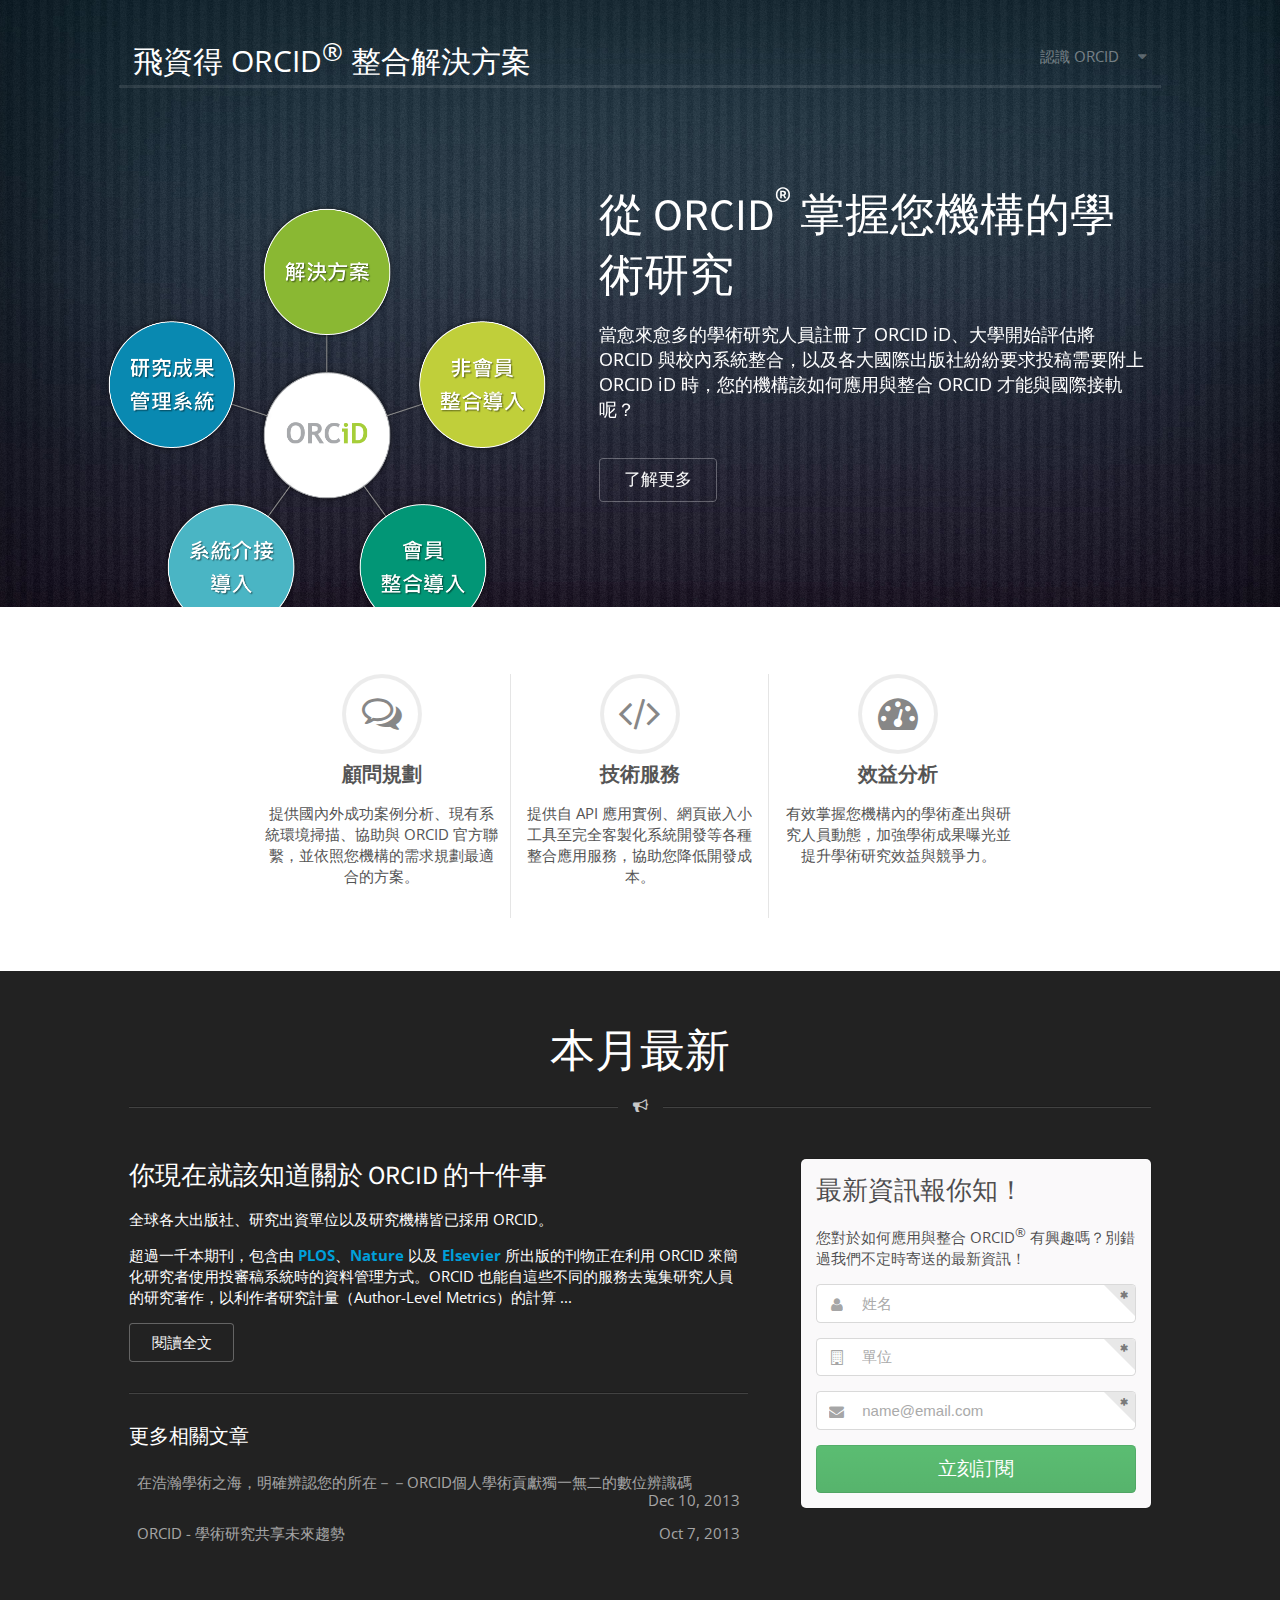
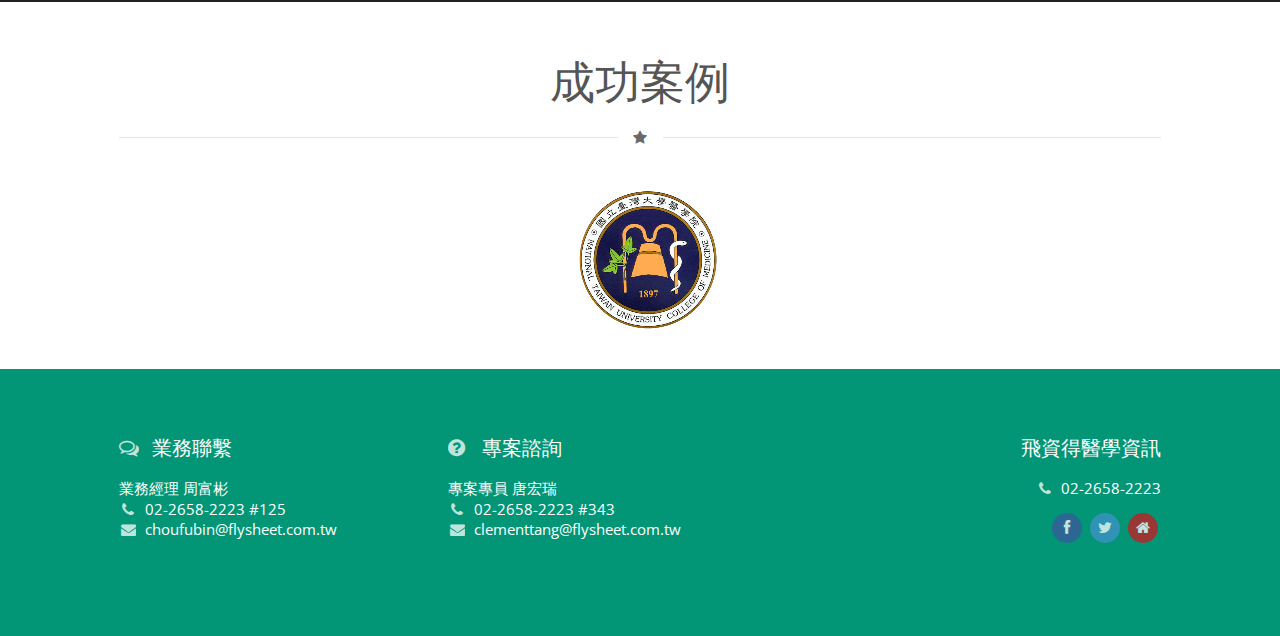
<file: index.html>
<!DOCTYPE html>
<html>

<head>
<!-- Standard Meta -->
<meta charset="utf-8" />
<meta http-equiv="X-UA-Compatible" content="IE=edge,chrome=1" />
<meta name="viewport" content="width=device-width, initial-scale=1.0, maximum-scale=1.0">

<!-- Site Properities -->
<title>飛資得 ORCID 整合解決方案 | 飛資得醫學資訊</title>
<meta name="description" content="飛資得醫學提供輔導顧問與解決方案協助您的單位機構導入 ORCID<sup>&reg;</sup>，現在就與我們連繫！" />

<!-- Web Font -->
<link href='http://fonts.googleapis.com/css?family=Source+Sans+Pro:400,700|Open+Sans:300italic,400,300,700' rel='stylesheet' type='text/css'>

<!-- Styles -->
<link rel="stylesheet" type="text/css" href="css/semantic.css">
<link rel="stylesheet" type="text/css" href="css/homepage.css">

<!-- Javascript -->
<script src="http://cdnjs.cloudflare.com/ajax/libs/jquery/2.0.3/jquery.js"></script>
<script src="script/semantic.js"></script>
<script src="script/homepage.js"></script>
<script src="script/jquery.localScroll.min.js"></script>
<script src="script/jquery.scrollTo.min.js"></script>

<!-- Social Sharing Meta
================================================== -->
<!-- Schema.org markup for Google+ -->
<meta itemprop="name" content="首頁 - 飛資得 ORCID<sup>&reg;</sup> 整合解決方案 | 飛資得醫學資訊">
<meta itemprop="description" content="飛資得醫學提供輔導顧問與解決方案協助您的單位機構導入 ORCID<sup>&reg;</sup>，現在就與我們連繫！">
<meta itemprop="image" content="http://orcid.flysheetmed.info/images/ORCID-FlyMed-Services.png">

<!-- Twitter Card data -->
<meta name="twitter:card" content="summary">
<meta name="twitter:site" content="@FlysheetORCID">
<meta name="twitter:creator" content="@FlysheetMed">
<meta name="twitter:title" content="首頁 - 飛資得 ORCID<sup>&reg;</sup> 整合解決方案 | 飛資得醫學資訊">
<meta name="twitter:description" content="飛資得醫學提供輔導顧問與解決方案協助您的單位機構導入 ORCID<sup>&reg;</sup>，現在就與我們連繫！"><!-- 200 字元 -->
<meta name="twitter:image" content="http://orcid.flysheetmed.info/images/ORCID-FlyMed-Services.png">

<!-- Open Graph data -->
<meta property="og:title" content="首頁 - 飛資得 ORCID<sup>&reg;</sup> 整合解決方案 | 飛資得醫學資訊" />
<meta property="og:type" content="website" />
<meta property="og:url" content="http://orcid.flysheetmed.info/index.html" />
<meta property="og:image" content="http://orcid.flysheetmed.info/images/ORCID-FlyMed-Services.png" />
<meta property="og:description" content="飛資得醫學提供輔導顧問與解決方案協助您的單位機構導入 ORCID<sup>&reg;</sup>，現在就與我們連繫！" />
<meta property="og:site_name" content="飛資得 ORCID<sup>&reg;</sup> 整合解決方案 | 飛資得醫學資訊" />
<meta property="profile:first_name" content="" />
<meta property="profile:last_name" content="" />
<meta property="fb:admins" content="" />

</head>

<body id="home">

	<!-- Top Section / Start -->
	<div class="ui inverted page grid masthead segment">
		<div class="column">

			<!-- Top Menu / Start -->
			<div class="inverted secondary pointing ui menu">

				<!-- Title -->
				<div class="header item"><h1>飛資得 ORCID<sup>&reg;</sup> 整合解決方案</h1></div>

				<!-- Menu / Start -->
				<div class="right menu">

					<!-- Mobile Menu -->
					<div class="ui top right pointing mobile dropdown link item">
					認識 ORCID
						<i class="dropdown icon"></i>
						<div class="menu">
							<a class="item" href="http://orcid.org/about/what-is-orcid">何謂 ORCID</a>
							<a class="item" href="http://orcid.org/about/community">ORCID 社群</a>
							<a class="item" href="http://orcid.org/about/membership">會員與服務</a>
							<a class="item" href="http://orcid.org/about/news">新聞</a>
							<a class="item" href="http://orcid.org/about/events">活動</a>
						</div>
					</div>

					<!-- Desktop Menu -->
					<!-- <a class="item">我們的服務</a> -->
					<!-- <a class="item">成功案例</a> -->

					<div class="ui dropdown link item">
					認識 ORCID
						<i class="dropdown icon"></i>
						<div class="menu">
							<a class="item" href="http://orcid.org/about/what-is-orcid">何謂 ORCID</a>
							<a class="item" href="http://orcid.org/about/community">ORCID 社群</a>
							<a class="item" href="http://orcid.org/about/membership">會員與服務</a>
							<a class="item" href="http://orcid.org/about/news">新聞</a>
							<a class="item" href="http://orcid.org/about/events">活動</a>
						</div>
					</div>
				</div>
				<!-- Menu / End -->

			</div>
			<!-- Top Menu / End -->

			<!-- Banner Image -->
			<img src="images/ORCID-FlyMed-Services.png" class="ui large image">

			<!-- Banner / Start -->
			<div class="ui hidden transition information">

				<!-- Banner Title -->
				<h1 class="ui inverted header">從 ORCID<sup>&reg;</sup> 掌握您機構的學術研究</h1>

				<!-- Banner Text -->
				<p>當愈來愈多的學術研究人員註冊了 ORCID iD、大學開始評估將 ORCID 與校內系統整合，以及各大國際出版社紛紛要求投稿需要附上 ORCID iD 時，您的機構該如何應用與整合 ORCID 才能與國際接軌呢？</p>
			
				<!-- Banner Button / Start -->
				<a href="#signup-section">
					<div class="large basic inverted animated fade ui button">
						<div class="visible content">了解更多</div>
						<div class="hidden content">本月最新</div>
					</div>
				</a>
				<!-- Banner Button / End -->

			</div>
			<!-- Banner / End -->

		</div>
	</div>
	<!-- Top Section / End -->

	<!-- Service Section / Start -->
	<div class="ui page grid overview segment">

		<!-- Empty Column for Layout -->
		<div class="ui two wide column"></div>

		<!-- Service Column / Start -->
		<div class="twelve wide column">
			<div class="ui three column center aligned stackable divided grid">

				<!-- Column 1 -->
				<div class="column">
					<div class="ui icon header">
						<i class="circular chat outline link icon"></i>
						顧問規劃 
					</div>
					<p>提供國內外成功案例分析、現有系統環境掃描、協助與 ORCID 官方聯繫，並依照您機構的需求規劃最適合的方案。</p>
					<!-- <p><a class="ui red right labeled icon button" href="#">案例分享 <i class="right long arrow icon"></i></a></p> -->
				</div>

				<!-- Column 2 -->
				<div class="column">
					<div class="ui icon header">
						<i class="circular code link icon"></i>
						技術服務
					</div>
					<p>提供自 API 應用實例、網頁嵌入小工具至完全客製化系統開發等各種整合應用服務，協助您降低開發成本。</p>
					<!-- <p><a class="ui red right labeled icon button" href="#">服務方案 <i class="right long arrow icon"></i></a></p> -->
				</div>

				<!-- Column 3 -->
				<div class="column">
					<div class="ui icon header">
						<i class="circular dashboard link icon"></i>
						效益分析
					</div>
					<p>有效掌握您機構內的學術產出與研究人員動態，加強學術成果曝光並提升學術研究效益與競爭力。</p>
					<!-- <p><a class="ui red right labeled icon button" href="#">檢視成果 <i class="right long arrow icon"></i></a></p> -->
				</div>

			</div>
		</div>
		<!-- Service Column / End -->
	</div>
	<!-- Service Section / End -->

	<!-- Signup Section / Started -->
	<div id="signup-section" class="ui inverted page grid stackable relaxed feature segment">

		<!-- Section Title -->
		<div class="row">
			<div class="column">
				<!-- Title -->
				<h1 class="center aligned ui header">本月最新</h1>
				<!-- Icon -->
				<div class="ui horizontal inverted divider"><i class="bullhorn inverted icon"></i></div>
			</div>
		</div>
		
		<!-- Section Content / Start -->
		<div class="row">

			<!-- Section Intro / Start -->
			<div class="ten wide column">

				<!-- Title -->
				<h2 class="ui header">你現在就該知道關於 ORCID 的十件事</h2>

				<!-- Text -->
				<p>全球各大出版社、研究出資單位以及研究機構皆已採用 ORCID。</p>
				<p>超過一千本期刊，包含由 <a href="http://blogs.plos.org/plos/2013/09/stay-unique-plos-introduces-orcid-identifiers/" alt="PLOS Blogs: Stay Unique – PLOS introduces ORCID Identifiers" title="PLOS Blogs: Stay Unique – PLOS introduces ORCID Identifiers" target="_blank">PLOS</a>、<a href="http://www.nature.com/press_releases/orcid.html" alt="Nature Publish Group: NPG integrates ORCID identifiers" title="Nature Publish Group: NPG integrates ORCID identifiers" target="_blank">Nature</a> 以及 <a href="http://www.elsevier.com/about/press-releases/science-and-technology/elsevier-joins-orcid-in-announcing-launch-of-orcid-registry" alt="Elsevier Press Release: Elsevier Joins ORCID in Announcing Launch of ORCID Registry" title="Elsevier Press Release: Elsevier Joins ORCID in Announcing Launch of ORCID Registry" target="_blank">Elsevier</a> 所出版的刊物正在利用 ORCID 來簡化研究者使用投審稿系統時的資料管理方式。ORCID 也能自這些不同的服務去蒐集研究人員的研究著作，以利作者研究計量（Author-Level Metrics）的計算 ...</p>

				<!-- Button -->
				<a href="http://ifii-enews.blogspot.tw/2014/05/orcid.html" alt="Library Watch: 你現在就該知道關於 ORCID 的十件事" title="Library Watch: 你現在就該知道關於 ORCID 的十件事">
					<div class="ui basic inverted animated button">
						<div class="visible content">閱讀全文</div>
						<div class="hidden content"><i class="right arrow icon"></i></div>
					</div>
				</a>

				<!-- Divider -->
				<div class="ui inverted section divider"></div>

				<!-- Sub Title -->
				<h3 class="ui header">更多相關文章</h3>

				<!-- Article List / Start -->
				<div class="ui inverted animated selection list">
					<a href="http://tul.blog.ntu.edu.tw/archives/10775" alt="臺大圖書館參考部落格: 在浩瀚學術之海，明確辨認您的所在－－ORCID個人學術貢獻獨一無二的數位辨識碼" title="臺大圖書館參考部落格: 在浩瀚學術之海，明確辨認您的所在－－ORCID個人學術貢獻獨一無二的數位辨識碼">
						<div class="item">
							在浩瀚學術之海，明確辨認您的所在－－ORCID個人學術貢獻獨一無二的數位辨識碼
							<div class="right floated">Dec 10, 2013</div>
						</div>
					</a>
					<a href="http://ifii-enews.blogspot.tw/2013/10/orcid.html" alt="Library Watch: ORCID - 學術研究共享未來趨勢" title="Library Watch: ORCID - 學術研究共享未來趨勢">
						<div class="item">
							ORCID - 學術研究共享未來趨勢
							<div class="right floated">Oct 7, 2013</div>
						</div>
					</a>
				</div>
				<!-- Article List / End -->
			</div>
			<!-- Section Intro / End -->

			<!-- Validation for Signup Form / Start -->
			<script type="text/javascript">
				$(document).ready(function () {
				    $('.ui.dropdown').dropdown();

				    $('.ui.form').form({
				        NAME: {
				            identifier: 'NAME',
				            rules: [{
				                type: 'empty',
				                prompt: '請填寫您的姓名'
				            }]
				        },
				        ORG: {
				            identifier: 'ORG',
				            rules: [{
				                type: 'empty',
				                prompt: '請填寫您的單位'
				            }]
				        },
				        EMAIL: {
				            identifier: 'EMAIL',
				            rules: [{
				                type: 'empty',
				                prompt: '請填寫您的 EMAIL'
				            }, {
								type   : 'email',
								prompt : '請填寫有效的 EMAIL'
							}]
				        }
				    }, {
				        inline: true,
				        on: 'blur',
				        transition: 'fade down'
				    });
				});
			</script>
			<!-- Validation for Signup Form / End -->

			<!-- Signup Form / Start -->
			<div class="six wide column">
				<div id="mc_embed_signup" class="ui secondary form segment">

					<!-- MailChimp Signup Form Integration / Start -->
					<form action="http://flysheetmed.us8.list-manage.com/subscribe/post?u=9ddb7ede3b89b27501c8aef71&amp;id=2491e63f61" method="post" id="mc-embedded-subscribe-form" name="mc-embedded-subscribe-form" class="validate" target="_blank" novalidate>

					<!-- Form Title -->
					<h2 class="ui header">最新資訊報你知！</h2>

					<!-- Form Text -->
					<p>您對於如何應用與整合 ORCID<sup>&reg;</sup> 有興趣嗎？別錯過我們不定時寄送的最新資訊！</p>

					<!-- Form Field -->
					<div class="field">
						<div class="ui left labeled icon input">
							<input id="NAME" type="text" name="NAME" placeholder="姓名">
							<i class="user icon"></i>
							<div class="ui corner label">
								<i class="icon asterisk"></i>
							</div>
						</div>
					</div>

					<div class="field">
						<div class="ui left labeled icon input">
							<input id="ORG" type="text" name="ORG" placeholder="單位">
							<i class="building icon"></i>
							<div class="ui corner label">
								<i class="icon asterisk"></i>
							</div>
						</div>
					</div>

					<div class="field">
						<div class="ui left labeled icon input">
							<input id="email" name="EMAIL" value="" type="email" placeholder="name@email.com">
							<i class="mail icon"></i>
							<div class="ui corner label">
								<i class="icon asterisk"></i>
							</div>
						</div>
					</div>

					<div class="field">
						<!-- For Bot Signups / Start -->
						<div id="mce-responses" class="clear">
							<div class="response" id="mce-error-response" style="display:none"></div>
							<div class="response" id="mce-success-response" style="display:none"></div>
						</div>
						<!-- For Bot Signups / End -->
					</div>

					<input id="mc-embedded-subscribe" class="fluid ui green submit big button" type="submit" value="立刻訂閱" name="subscribe" style="">

					</form>
					<!-- MailChimp Signup Form Integration / End -->

					<!-- Error Message -->
					<div class="ui error message"><i class="warning icon"></i> 請您填寫正確資料再送出</div>

				</div>
			</div>
			<!-- Signup Form / End -->

		</div>
		<!-- Section Content / End -->

	</div>
	<!-- Signup Section / Ends -->

	<!-- Showcase Section / Start -->
	<div class="ui page grid stackable segment">

		<!-- Showcase Title / Start -->
		<div class="row">
			<div class="column">
				<!-- Title -->
				<h1 class="center aligned ui header">成功案例</h1>
				<!-- Icon -->
				<div class="ui horizontal divider"><i class="star icon"></i></div>
			</div>
		</div>
		<!-- Showcase Title / End -->

		<!-- Showcase Logo / Start -->
		<div class="center seven column aligned row">
			<div class="column">
				<div class="ui fade reveal">
					<img class="visible content" src="images/ntucm-logo.png">
					<img class="hidden content ui image circular" src="images/ntucm-logo.png">
				</div>
			</div>
		</div>
		<!-- Showcase Logo / End -->

	</div>
	<!-- Showcase Section / End -->

	<!-- Footer Section / Start -->
	<div class="ui inverted flymed page grid segment">

		<!-- Sitemap / Start -->
		<div class="ten wide column">
 			<div class="ui two column stackable grid">
				<div class="column">
					<div class="ui header"><i class="chat outline icon"></i> 業務聯繫</div>
					<p>業務經理 周富彬<br>
					<i class="phone icon"></i> 02-2658-2223 #125<br>
					<i class="mail icon"></i> choufubin@flysheet.com.tw</p>
				</div>
				<div class="column">
					<div class="ui header"><i class="help icon"></i> 專案諮詢</div>
					<p>專案專員 唐宏瑞<br>
					<i class="phone icon"></i> 02-2658-2223 #343<br>
					<i class="mail icon"></i> clementtang@flysheet.com.tw</p>
				</div>
			</div> 
		</div>
		<!-- Sitemap / End -->

		<!-- Contact Information / Start -->
		<div class="six wide right floated aligned column">
			<h3 class="ui header">飛資得醫學資訊</h3>
			<p><i class="phone icon"></i> 02-2658-2223</p>
			<p>
				<a href="http://goo.gl/AtaUXv" target="_blank" alt="facebook 粉絲專頁" title="facebook 粉絲專頁"><i class="facebook icon inverted circular"></i></a>
				<a href="http://goo.gl/1p3MLB" target="_blank" alt="Twitter" title="Twitter"><i class="twitter icon inverted circular"></i></a>
				<a href="http://goo.gl/CNJtfi" target="_blank" alt="官方網站" title="官方網站"><i class="home icon inverted circular"></i></a>
			</p>
		</div>
		<!-- Contact information / End -->

	</div>
	<!-- Footer Section / End -->

</body>

<!-- Google Tag Manager / Start -->
<noscript><iframe src="//www.googletagmanager.com/ns.html?id=GTM-NS4PG6"
height="0" width="0" style="display:none;visibility:hidden"></iframe></noscript>
<script>(function(w,d,s,l,i){w[l]=w[l]||[];w[l].push({'gtm.start':
new Date().getTime(),event:'gtm.js'});var f=d.getElementsByTagName(s)[0],
j=d.createElement(s),dl=l!='dataLayer'?'&l='+l:'';j.async=true;j.src=
'//www.googletagmanager.com/gtm.js?id='+i+dl;f.parentNode.insertBefore(j,f);
})(window,document,'script','dataLayer','GTM-NS4PG6');</script>
<!-- Google Tag Manager / End -->

</html>
</file>
<file: css/homepage.css>
/*******************************
            Global
*******************************/

html,
body {
  font-size: 15px;
  height: 100%;
}

body {
  font-family: "Open Sans", "HelveticaNeue", "Helvetica Neue", Helvetica, Arial, "Microsoft JhengHei", sans-serif;
  background: #FFFFFF;
  margin: 0px;
  padding: 0px;
  color: #555555;
  text-rendering: optimizeLegibility;
  min-width: 320px;
}

/*******************************
           Menu Variations
*******************************/
/*-------------------
       Colors
--------------------*/
.ui.menu .flymed.active.item,
.ui.flymed.menu .active.item {
  border-color: #029676 !important;
  color: #029676 !important;
}
/*--------------
 Inverted Colors
---------------*/
/*--- Inverted Colors  ---*/
.ui.inverted.flymed.menu {
  background-color: #029676;
}
.ui.inverted.flymed.pointing.menu .active.item:after {
  background-color: #029676;
}

/*******************************
          Basic Icon Variations
*******************************/
/*-------------------
       Colors
--------------------*/
i.flymed.basic.icon {
  color: #029676 !important;
}
/*-------------------
   Inverted Colors
--------------------*/
i.inverted.flymed.basic.icon {
  background-color: #029676 !important;
  color: #FFFFFF !important;
}

/*******************************
            Button Variations
*******************************/
/*-------------------
       Colors
--------------------*/
/*--- flymed ---*/
.ui.flymed.buttons .button,
.ui.flymed.button {
  background-color: #029676;
  color: #FFFFFF;
}
.ui.flymed.buttons .button:hover,
.ui.flymed.button:hover,
.ui.flymed.buttons .active.button,
.ui.flymed.button.active {
  background-color: #009A93;
  color: #FFFFFF;
}
.ui.flymed.buttons .button:active,
.ui.flymed.button:active {
  background-color: #00847E;
  color: #FFFFFF;
}

/*******************************
            Header Variations
*******************************/
/*-------------------
       Colors
--------------------*/
.ui.flymed.dividing.header {
  border-bottom: 3px solid #029676;
}
/*-------------------
   Inverted Colors
--------------------*/
.ui.inverted.flymed.header {
  background-color: #029676 !important;
  color: #FFFFFF !important;
}

/*******************************
            Ivon Variations
*******************************/
/*-------------------
       Colors
--------------------*/
i.flymed.icon {
  color: #029676 !important;
}
/*-------------------
   Inverted Colors
--------------------*/
i.inverted.flymed.icon {
  background-color: #029676 !important;
  color: #FFFFFF !important;
}

/*******************************
            Label Variations
*******************************/
/*-------------------
       Colors
--------------------*/
/*--- flymed ---*/
.ui.flymed.labels .label,
.ui.flymed.label {
  background-color: #029676 !important;
  border-color: #029676 !important;
  color: #FFFFFF !important;
}
.ui.labels .flymed.label:before,
.ui.flymed.labels .label:before,
.ui.flymed.label:before {
  background-color: #029676 !important;
}
/* Hover */
a.ui.flymed.labels .label:hover,
.ui.flymed.labels a.label:hover,
a.ui.flymed.label:hover {
  background-color: #009A93 !important;
  border-color: #009A93 !important;
  color: #FFFFFF !important;
}
.ui.labels a.flymed.label:hover:before,
.ui.flymed.labels a.label:hover:before,
a.ui.flymed.label:hover:before {
  background-color: #009A93 !important;
}
/* Corner */
.ui.flymed.corner.label,
.ui.flymed.corner.label:hover {
  background-color: transparent !important;
}
/* Ribbon */
.ui.flymed.ribbon.label {
  border-color: #009A93 !important;
}

/*******************************
         Progress Bar Variations
*******************************/
/*--------------
     Colors
---------------*/
.ui.flymed.progress .bar {
  background-color: #029676;
}

/*******************************
            Segment Variations
*******************************/
/*-------------------
       Colors
--------------------*/
.ui.flymed.segment {
  border-top: 0.2em solid #029676;
}
/*-------------------
   Inverted Colors
--------------------*/
.ui.inverted.flymed.segment {
  background-color: #029676 !important;
  color: #FFFFFF !important;
}

/*******************************
          UI Overrides
*******************************/

.ui.header {
  font-family: 'Source Sans Pro', "HelveticaNeue", "Helvetica Neue", Helvetica, Arial, "Microsoft JhengHei", sans-serif;
}

.header h1 {
  margin-top: 0px;
  margin-bottom: 0px;
}

.ui.header,
h1,
h2 {
  font-weight: normal !important;
}

h1.ui.header {
  font-size: 3em;
}

h4.ui.header,
h5.ui.header,
.ui.icon.header {
  font-weight: bold !important;
}

.ui.button {
  font-weight: normal;
  text-decoration: none;
}

a {
  color: #009FDA;
  text-decoration: none;
  -webkit-transition: color 0.3s ease;
  -moz-transition: color 0.3s ease;
  transition: color 0.3s ease;
}

a:hover {
  color: #00BAFF;
}

p a {
  font-weight: bold;
}

/*-------------------
       Social
--------------------*/
/* Facebook */
i.facebook.icon {
  background-color: #3B579D;
  color: #FFFFFF;
}
i.facebook.icon:hover {
  background-color: #3A59A9;
  color: #FFFFFF;
}
/* Twitter */
i.twitter.icon {
  background-color: #4092CC;
  color: #FFFFFF;
}
i.twitter.icon:hover {
  background-color: #399ADE;
  color: #FFFFFF;
}
/* Homepage */
i.home.icon {
  background-color: #CC181E;
  color: #FFFFFF;
}
i.home.icon:hover {
  background-color: #DF0209;
  color: #FFFFFF;
}

/*******************************
            Global
*******************************/

.menu .right.menu > .mobile.item {
  display: none;
}

.menu .right.menu {
  margin-top: 10px;
}

.ui.page.grid.segment {
  padding-top: 3.5rem;
  padding-bottom: 3.5rem;
}

.masthead.segment {
  background-image: url(../images/bg.jpg);
  -webkit-background-size: cover;
  background-size: cover;
  margin: 0em;
  padding-top: 2rem !important;
  padding-bottom: 6rem !important;
  overflow: hidden;
  -webkit-box-shadow: 0 -20px 10px 0 rgba(0, 0, 0, 0.1) inset !important;
  box-shadow: 0 -20px 10px 0 rgba(0, 0, 0, 0.1) inset !important;
}

.masthead.segment .column {
  position: relative;
}

.masthead.segment .information {
  margin: 6em 1em 1em 480px;
}

.masthead.segment .information p {
  max-width: 600px;
  margin: 0em 0px 2em 0em;
  font-size: 1.2em;
}

.masthead.segment h1.ui.header .sub {
  font-size: 0.7em;
}

.masthead.segment .image {
  position: absolute;
  left: 0%;
  bottom: -120px;
}

.overview .divided.grid .header + p {
  min-height: 100px;
}

.ui.shape .icon,
.link.list .icon {
  margin: 0em;
  padding: 0em;
}

.ui.cube.shape .side {
  background-color: transparent;
}

/*******************************
          Responsive
*******************************/

/* Mobile Only */

@media only screen and (max-width : 768px) {

  .ui.page.grid.segment {
    padding-top: 2rem;
    padding-bottom: 2rem;
  }

  .menu .right.menu > .item {
    display: none;
  }

  .menu .right.menu > .mobile.item {
    display: block;
  }

  h1.ui.header {
    font-size: 1.5em;
  }

  .masthead.segment {
    -webkit-background-size: auto;
    background-size: auto;
    padding-bottom: 6rem !important;
  }

  .masthead.segment .information {
    margin-left: 270px;
  }

  .masthead.segment .image {
    bottom: -105px;
    width: 260px;
  }

  .masthead.segment .button {
    font-size: 1rem;
  }

  .overview .divided.grid .header .icon {
    font-size: 1.5em;
  }

  .overview .divided.grid .header + p {
    min-height: 0px;
  }

  .masthead.segment .column {
    font-size: 0.7rem;
  }

  .masthead.segment .column p {
    display: none;
  }

  .selection.list .right.floated {
    display: none;
  }
}

@media only screen and (max-width : 1000px) {

}
</file>
